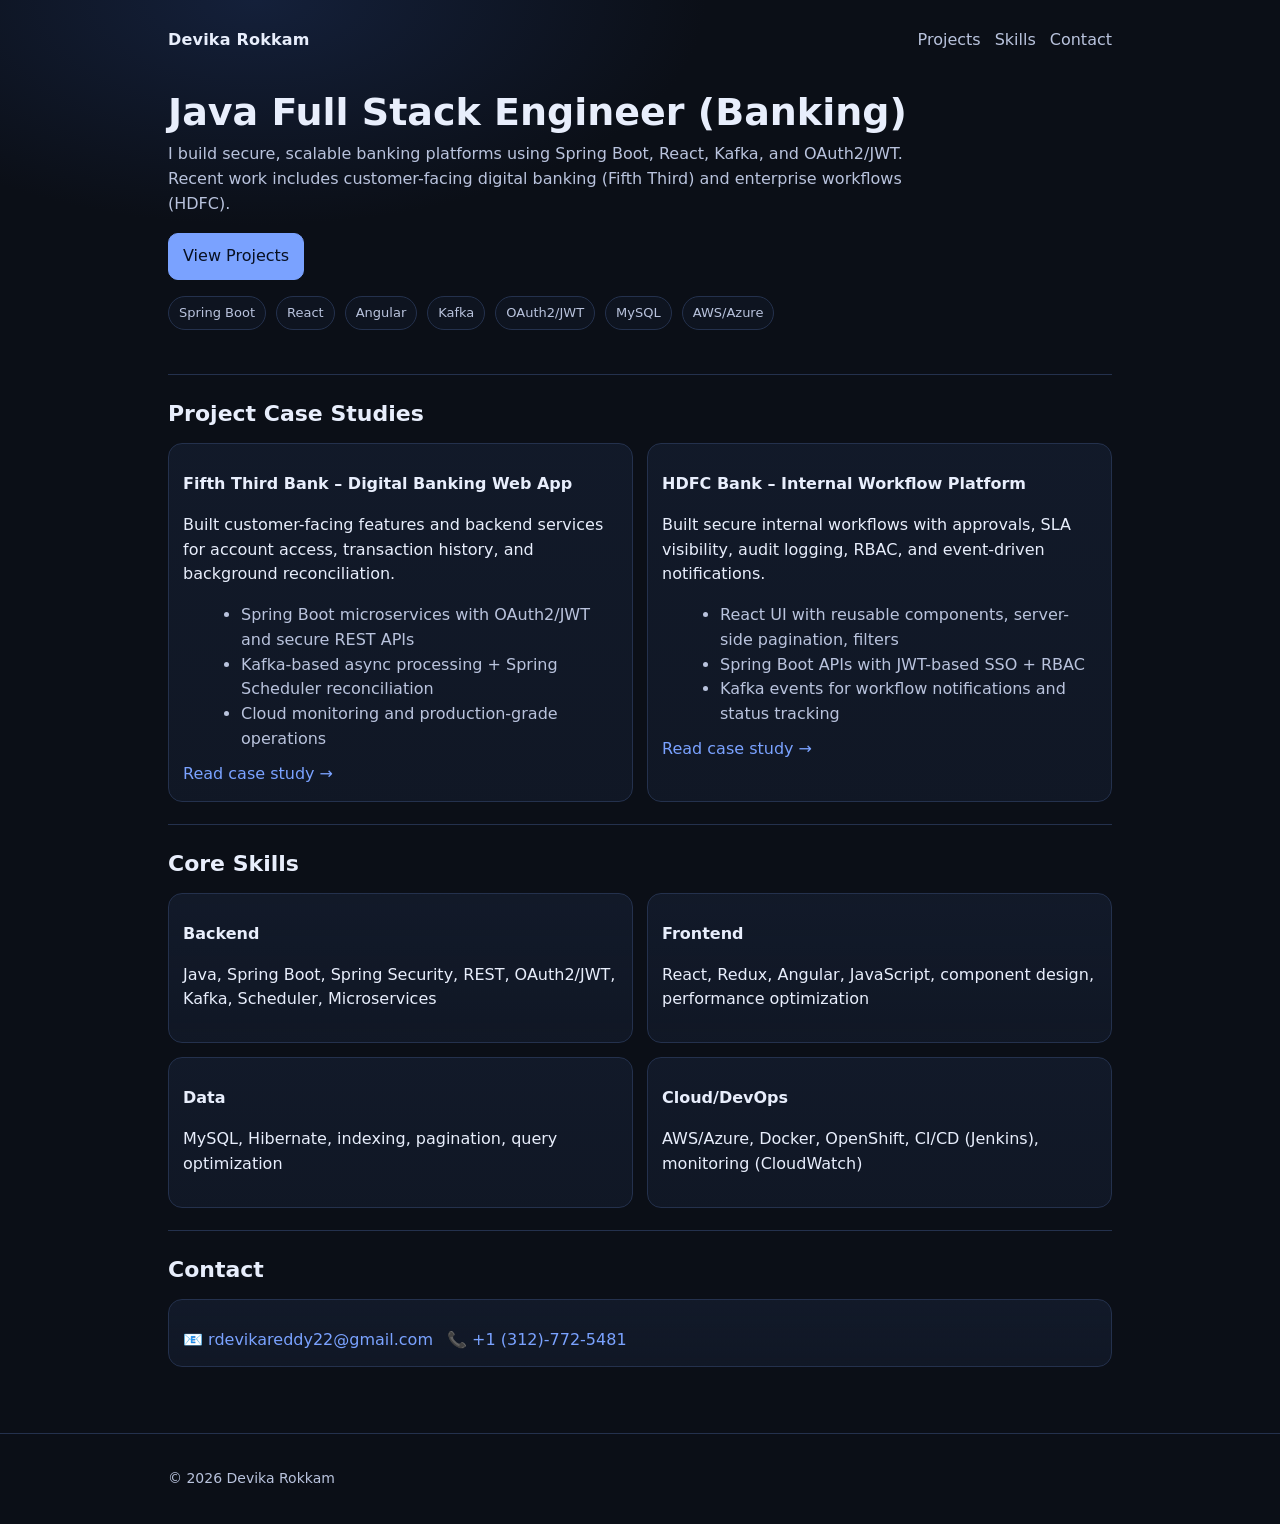
<file: index.html>
<!doctype html>
<html lang="en">
<head>
  <meta charset="utf-8" />
  <meta name="viewport" content="width=device-width, initial-scale=1" />
  <title>Devika Rokkam | Java Full Stack Engineer</title>
  <meta name="description" content="Banking-focused Java Full Stack Engineer (Spring Boot, React, Angular, Kafka, OAuth2/JWT). Case studies: HDFC and Fifth Third." />
  <link rel="stylesheet" href="style.css" />
</head>
<body>
  <header class="container">
    <nav class="nav">
      <a class="brand" href="index.html">Devika Rokkam</a>
      <div class="nav-links">
        <a href="#projects">Projects</a>
        <a href="#skills">Skills</a>
        <a href="#contact">Contact</a>
      </div>
    </nav>

    <section class="hero">
      <h1>Java Full Stack Engineer (Banking)</h1>
      <p class="sub">
        I build secure, scalable banking platforms using Spring Boot, React, Kafka, and OAuth2/JWT.
        Recent work includes customer-facing digital banking (Fifth Third) and enterprise workflows (HDFC).
      </p>

      <div class="cta">
        <a class="btn primary" href="#projects">View Projects</a>
      </div>

      <div class="quick">
        <span>Spring Boot</span><span>React</span><span>Angular</span><span>Kafka</span><span>OAuth2/JWT</span><span>MySQL</span><span>AWS/Azure</span>
      </div>
    </section>
  </header>

  <main class="container">
    <section id="projects" class="section">
      <h2>Project Case Studies</h2>
      <div class="grid">
        <article class="card">
          <h3>Fifth Third Bank – Digital Banking Web App</h3>
          <p>
            Built customer-facing features and backend services for account access, transaction history, and background reconciliation.
          </p>
          <ul class="bullets">
            <li>Spring Boot microservices with OAuth2/JWT and secure REST APIs</li>
            <li>Kafka-based async processing + Spring Scheduler reconciliation</li>
            <li>Cloud monitoring and production-grade operations</li>
          </ul>
          <a class="link" href="fifth-third.html">Read case study →</a>
        </article>
        <article class="card">
          <h3>HDFC Bank – Internal Workflow Platform</h3>
          <p>
            Built secure internal workflows with approvals, SLA visibility, audit logging, RBAC, and event-driven notifications.
          </p>
          <ul class="bullets">
            <li>React UI with reusable components, server-side pagination, filters</li>
            <li>Spring Boot APIs with JWT-based SSO + RBAC</li>
            <li>Kafka events for workflow notifications and status tracking</li>
          </ul>
          <a class="link" href="hdfc.html">Read case study →</a>
        </article>
      </div>
    </section>

    <section id="skills" class="section">
      <h2>Core Skills</h2>
      <div class="two-col">
        <div class="card">
          <h3>Backend</h3>
          <p>Java, Spring Boot, Spring Security, REST, OAuth2/JWT, Kafka, Scheduler, Microservices</p>
        </div>
        <div class="card">
          <h3>Frontend</h3>
          <p>React, Redux, Angular, JavaScript, component design, performance optimization</p>
        </div>
        <div class="card">
          <h3>Data</h3>
          <p>MySQL, Hibernate, indexing, pagination, query optimization</p>
        </div>
        <div class="card">
          <h3>Cloud/DevOps</h3>
          <p>AWS/Azure, Docker, OpenShift, CI/CD (Jenkins), monitoring (CloudWatch)</p>
        </div>
      </div>
    </section>

    <section id="contact" class="section">
      <h2>Contact</h2>
      <div class="card">
        <p class="small">
        </p>
        <div class="links">
          <a href="mailto:rdevikareddy22@gmail.com">📧 rdevikareddy22@gmail.com</a>
          <a href="call:+13127725481">📞 +1 (312)-772-5481</a>
        </div>
      </div>
    </section>
  </main>

  <footer class="footer">
    <div class="container small">© <span id="y"></span> Devika Rokkam</div>
  </footer>

  <script>
    document.getElementById("y").textContent = new Date().getFullYear();
  </script>
</body>
</html>
</file>
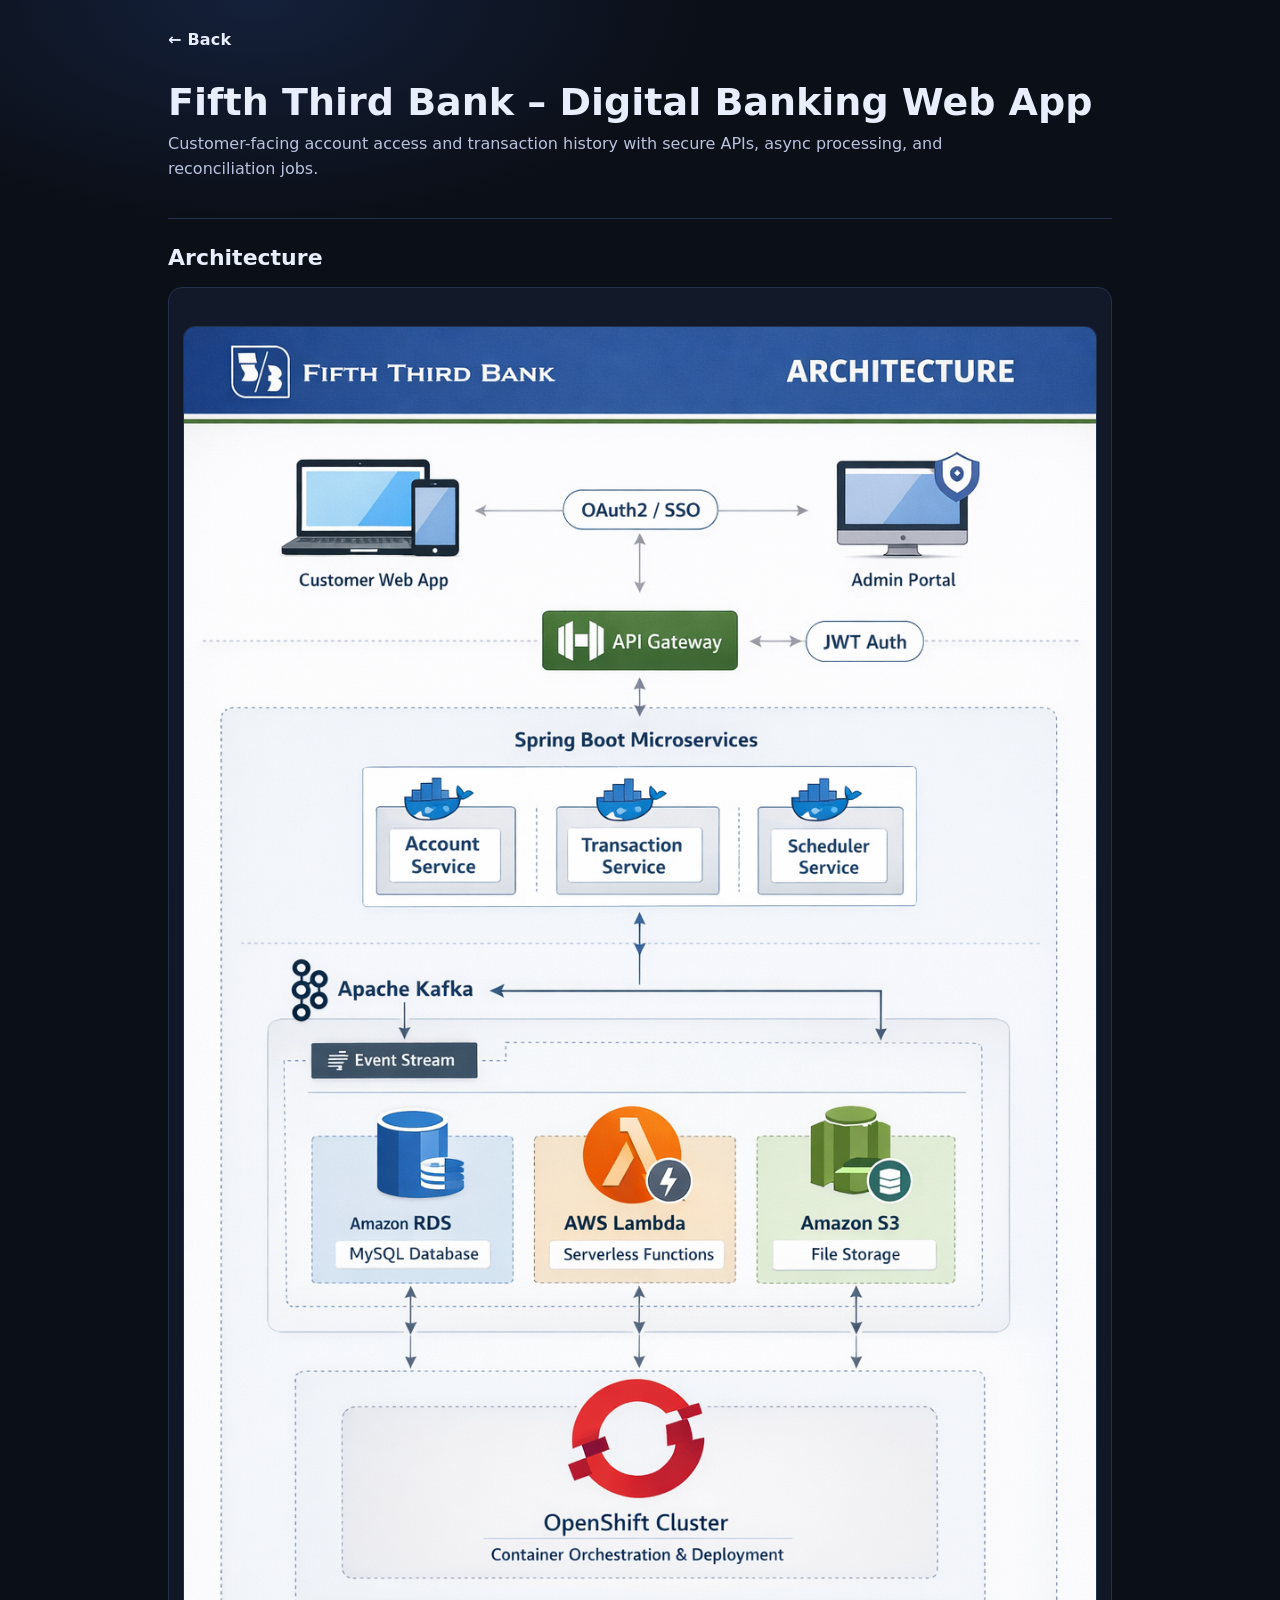
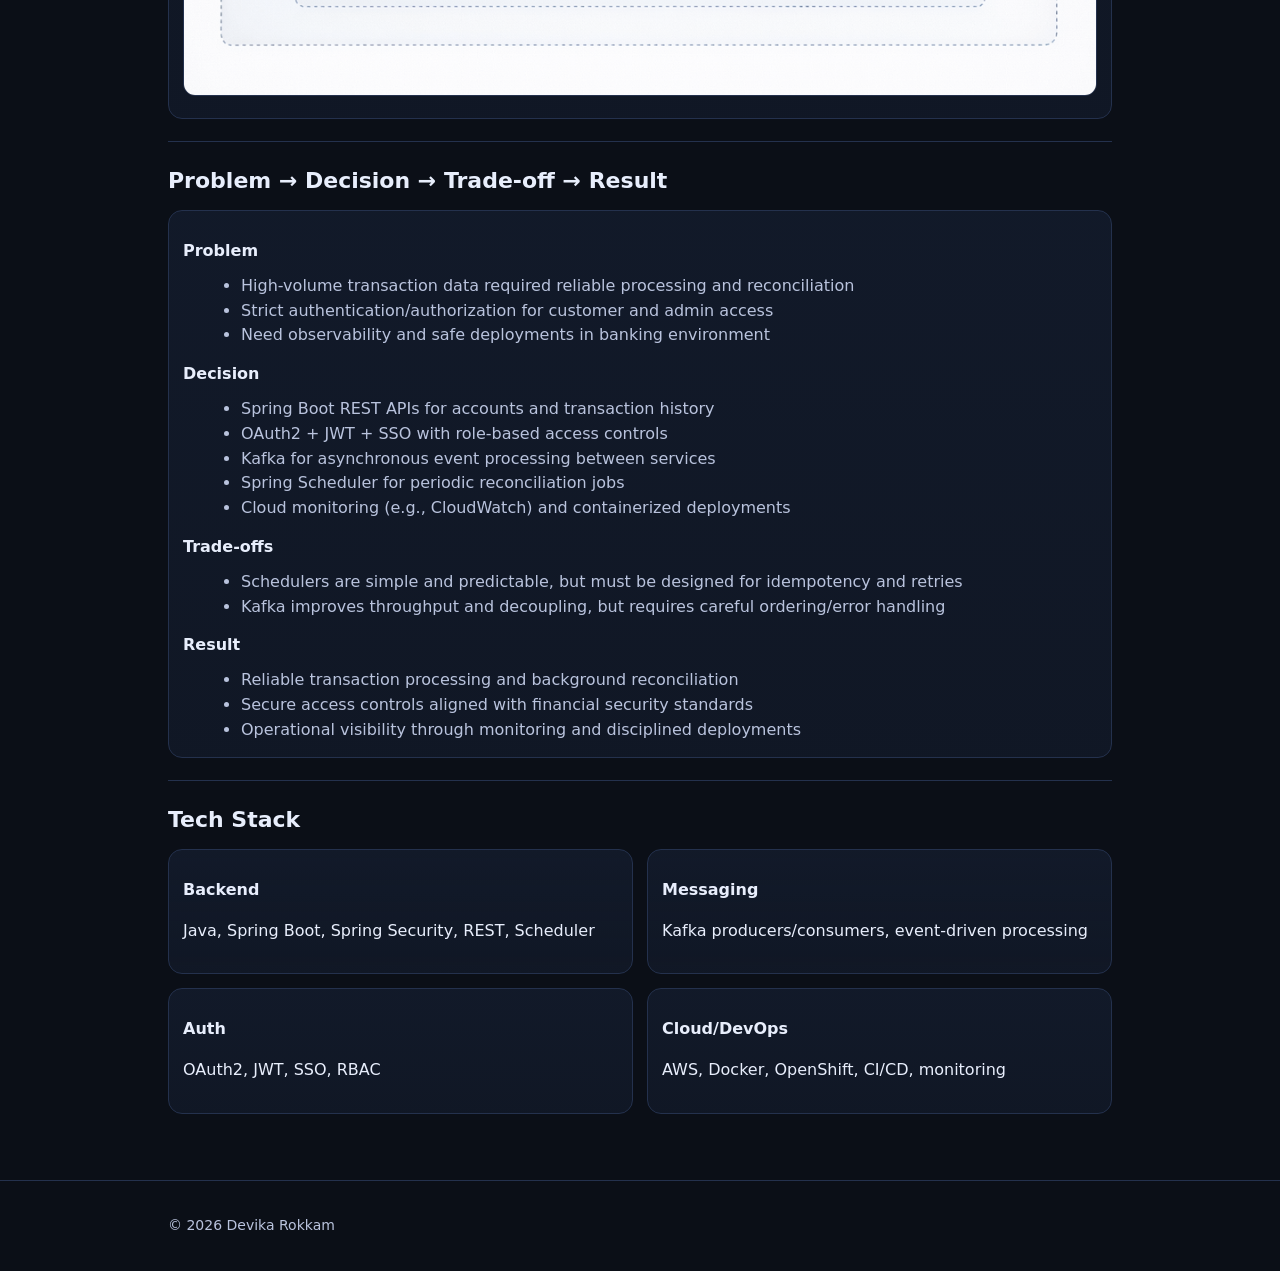
<file: fifth-third.html>
<!doctype html>
<html lang="en">
<head>
  <meta charset="utf-8" />
  <meta name="viewport" content="width=device-width, initial-scale=1" />
  <title>Fifth Third Case Study | Devika Rokkam</title>
  <link rel="stylesheet" href="style.css" />
</head>
<body>
  <header class="container">
    <nav class="nav">
      <a class="brand" href="index.html">← Back</a>
    </nav>

    <section class="hero slim">
      <h1>Fifth Third Bank – Digital Banking Web App</h1>
      <p class="sub">
        Customer-facing account access and transaction history with secure APIs, async processing, and reconciliation jobs.
      </p>
    </section>
  </header>

  <main class="container">
    <section class="section">
      <h2>Architecture</h2>
      <div class="card">
        <p class="small"></p>
        <img class="img" src="assets/fifththird-arch.png" alt="Fifth Third architecture diagram" />
      </div>
    </section>

    <section class="section">
      <h2>Problem → Decision → Trade-off → Result</h2>
      <div class="card">
        <h3>Problem</h3>
        <ul class="bullets">
          <li>High-volume transaction data required reliable processing and reconciliation</li>
          <li>Strict authentication/authorization for customer and admin access</li>
          <li>Need observability and safe deployments in banking environment</li>
        </ul>

        <h3>Decision</h3>
        <ul class="bullets">
          <li>Spring Boot REST APIs for accounts and transaction history</li>
          <li>OAuth2 + JWT + SSO with role-based access controls</li>
          <li>Kafka for asynchronous event processing between services</li>
          <li>Spring Scheduler for periodic reconciliation jobs</li>
          <li>Cloud monitoring (e.g., CloudWatch) and containerized deployments</li>
        </ul>

        <h3>Trade-offs</h3>
        <ul class="bullets">
          <li>Schedulers are simple and predictable, but must be designed for idempotency and retries</li>
          <li>Kafka improves throughput and decoupling, but requires careful ordering/error handling</li>
        </ul>

        <h3>Result</h3>
        <ul class="bullets">
          <li>Reliable transaction processing and background reconciliation</li>
          <li>Secure access controls aligned with financial security standards</li>
          <li>Operational visibility through monitoring and disciplined deployments</li>
        </ul>
      </div>
    </section>

    <section class="section">
      <h2>Tech Stack</h2>
      <div class="two-col">
        <div class="card"><h3>Backend</h3><p>Java, Spring Boot, Spring Security, REST, Scheduler</p></div>
        <div class="card"><h3>Messaging</h3><p>Kafka producers/consumers, event-driven processing</p></div>
        <div class="card"><h3>Auth</h3><p>OAuth2, JWT, SSO, RBAC</p></div>
        <div class="card"><h3>Cloud/DevOps</h3><p>AWS, Docker, OpenShift, CI/CD, monitoring</p></div>
      </div>
    </section>
  </main>

  <footer class="footer">
    <div class="container small">© <span id="y"></span> Devika Rokkam</div>
  </footer>

  <script>document.getElementById("y").textContent = new Date().getFullYear();</script>
</body>
</html>
</file>
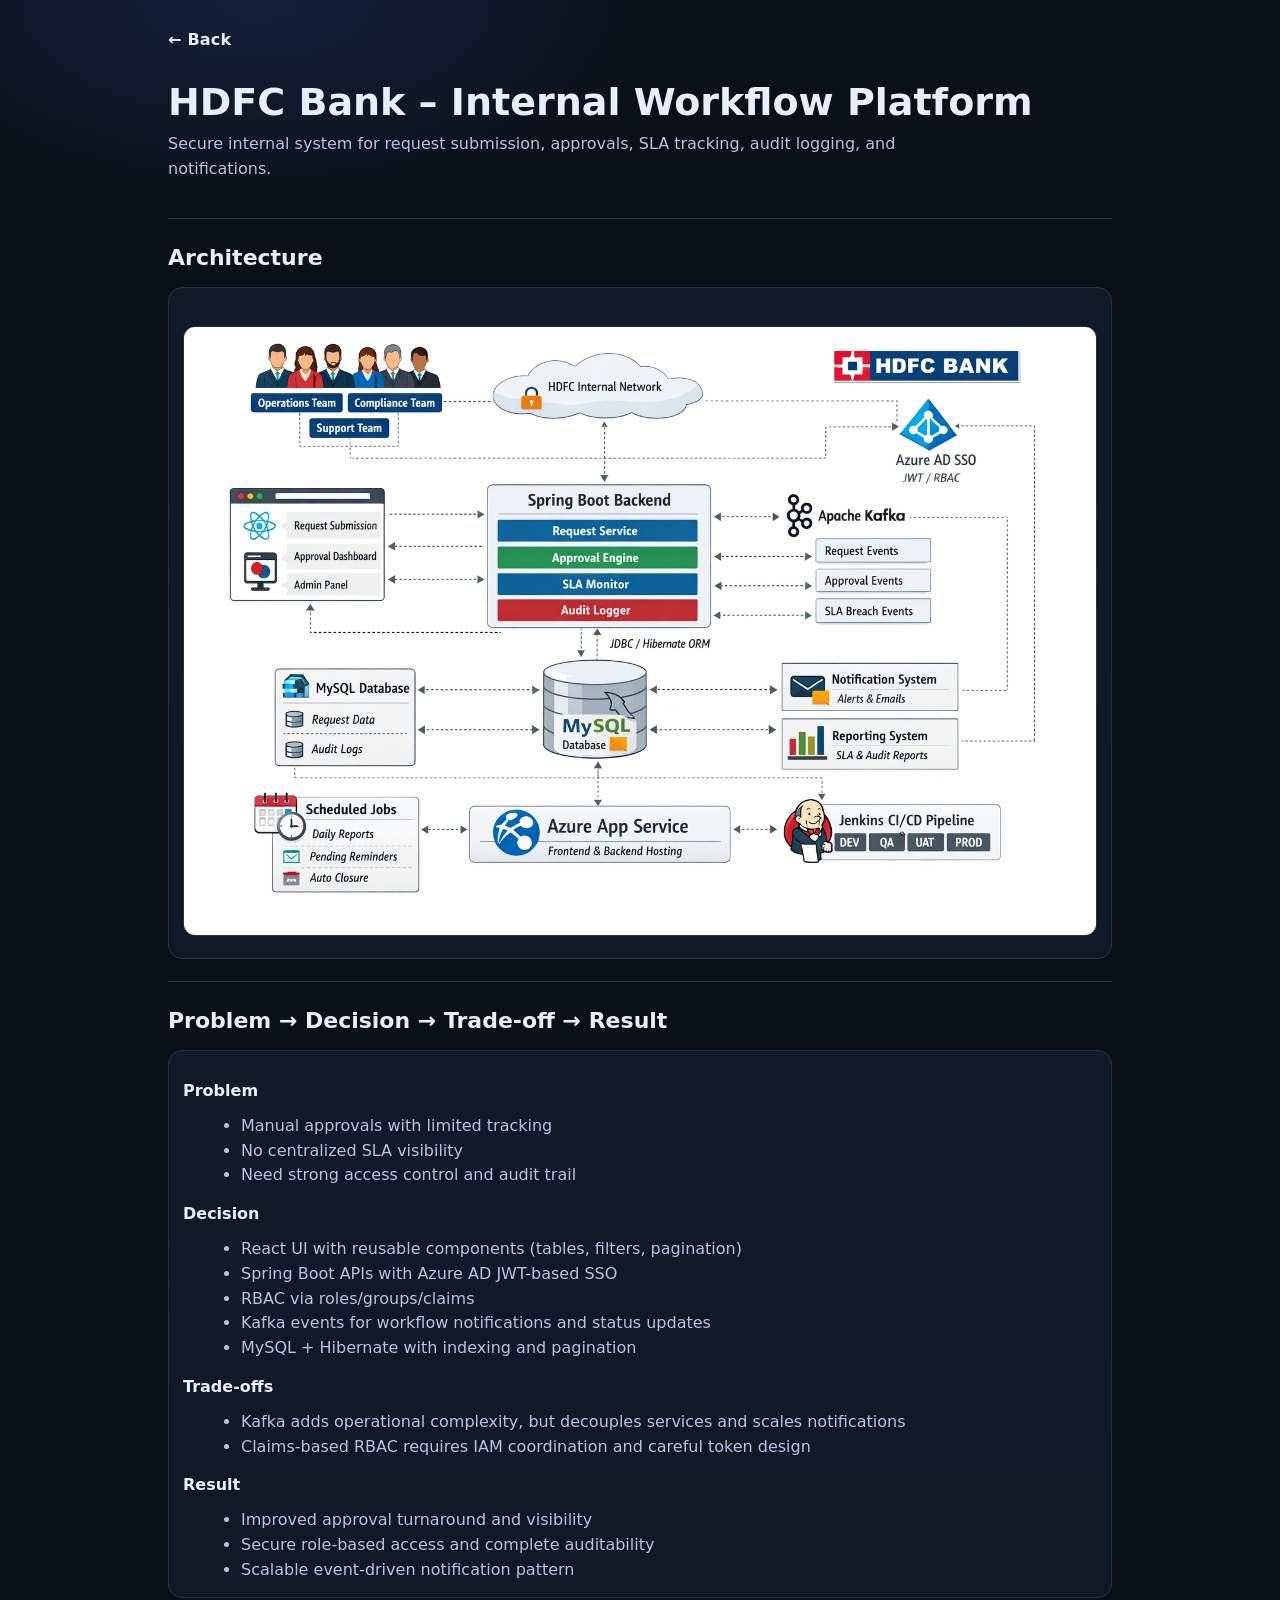
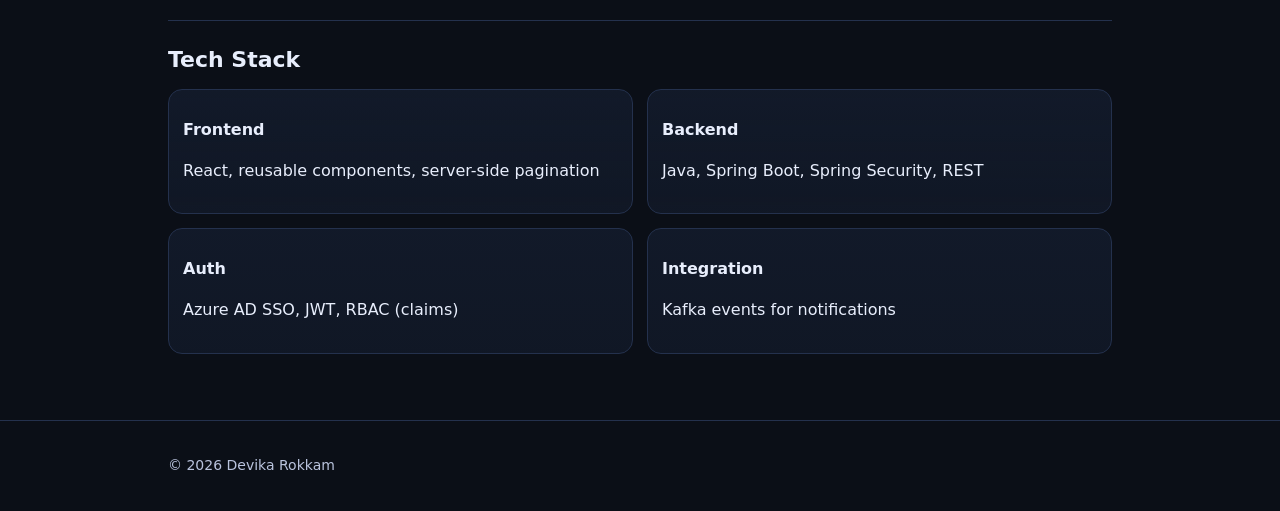
<file: hdfc.html>
<!doctype html>
<html lang="en">
<head>
  <meta charset="utf-8" />
  <meta name="viewport" content="width=device-width, initial-scale=1" />
  <title>HDFC Case Study | Devika Rokkam</title>
  <link rel="stylesheet" href="style.css" />
</head>
<body>
  <header class="container">
    <nav class="nav">
      <a class="brand" href="index.html">← Back</a>
    </nav>

    <section class="hero slim">
      <h1>HDFC Bank – Internal Workflow Platform</h1>
      <p class="sub">
        Secure internal system for request submission, approvals, SLA tracking, audit logging, and notifications.
      </p>
    </section>
  </header>

  <main class="container">
    <section class="section">
      <h2>Architecture</h2>
      <div class="card">
        <p class="small"></p>
        <img class="img" src="assets/hdfc-arch.png" alt="HDFC architecture diagram" />
      </div>
    </section>

    <section class="section">
      <h2>Problem → Decision → Trade-off → Result</h2>
      <div class="card">
        <h3>Problem</h3>
        <ul class="bullets">
          <li>Manual approvals with limited tracking</li>
          <li>No centralized SLA visibility</li>
          <li>Need strong access control and audit trail</li>
        </ul>

        <h3>Decision</h3>
        <ul class="bullets">
          <li>React UI with reusable components (tables, filters, pagination)</li>
          <li>Spring Boot APIs with Azure AD JWT-based SSO</li>
          <li>RBAC via roles/groups/claims</li>
          <li>Kafka events for workflow notifications and status updates</li>
          <li>MySQL + Hibernate with indexing and pagination</li>
        </ul>

        <h3>Trade-offs</h3>
        <ul class="bullets">
          <li>Kafka adds operational complexity, but decouples services and scales notifications</li>
          <li>Claims-based RBAC requires IAM coordination and careful token design</li>
        </ul>

        <h3>Result</h3>
        <ul class="bullets">
          <li>Improved approval turnaround and visibility</li>
          <li>Secure role-based access and complete auditability</li>
          <li>Scalable event-driven notification pattern</li>
        </ul>
      </div>
    </section>

    <section class="section">
      <h2>Tech Stack</h2>
      <div class="two-col">
        <div class="card"><h3>Frontend</h3><p>React, reusable components, server-side pagination</p></div>
        <div class="card"><h3>Backend</h3><p>Java, Spring Boot, Spring Security, REST</p></div>
        <div class="card"><h3>Auth</h3><p>Azure AD SSO, JWT, RBAC (claims)</p></div>
        <div class="card"><h3>Integration</h3><p>Kafka events for notifications</p></div>
      </div>
    </section>
  </main>

  <footer class="footer">
    <div class="container small">© <span id="y"></span> Devika Rokkam</div>
  </footer>

  <script>document.getElementById("y").textContent = new Date().getFullYear();</script>
</body>
</html>
</file>
<file: style.css>
:root{
  --bg:#0b0f17;
  --card:#121a2a;
  --text:#e8eefc;
  --muted:#b9c3dd;
  --line:#24314d;
  --accent:#7aa2ff;
}

*{box-sizing:border-box}
body{
  margin:0;
  font-family: ui-sans-serif, system-ui, -apple-system, Segoe UI, Roboto, Arial;
  background: radial-gradient(1000px 500px at 20% 0%, #14203a 0%, var(--bg) 45%);
  color:var(--text);
  line-height:1.55;
}
a{color:inherit;text-decoration:none}
.container{max-width:980px;margin:0 auto;padding:18px}
.section{padding:22px 0;border-top:1px solid var(--line)}
.small{color:var(--muted);font-size:14px}

.nav{
  display:flex;align-items:center;justify-content:space-between;
  padding:10px 0;
}
.brand{font-weight:700;letter-spacing:0.2px}
.nav-links{display:flex;gap:14px;flex-wrap:wrap}
.nav-links a{color:var(--muted)}
.nav-links a:hover{color:var(--text)}

.hero{padding:28px 0 8px}
.hero.slim{padding:18px 0 0}
h1{margin:0 0 8px;font-size:38px;line-height:1.15}
h2{margin:0 0 12px;font-size:22px}
h3{margin:14px 0 8px;font-size:16px;color:var(--text)}
.sub{margin:0;color:var(--muted);max-width:780px}

.cta{display:flex;gap:10px;margin:16px 0;flex-wrap:wrap}
.btn{
  border:1px solid var(--line);
  padding:10px 14px;border-radius:10px;
  background:transparent;color:var(--text);
}
.btn:hover{border-color:#34508a}
.btn.primary{background:var(--accent);border-color:var(--accent);color:#081022}
.btn.primary:hover{filter:brightness(1.05)}

.quick{display:flex;gap:10px;flex-wrap:wrap;margin:14px 0 0}
.quick span{
  font-size:13px;color:var(--muted);
  border:1px solid var(--line);
  padding:6px 10px;border-radius:999px;
  background:rgba(18,26,42,0.5);
}

.grid{display:grid;grid-template-columns:1fr;gap:14px}
@media(min-width:860px){.grid{grid-template-columns:1fr 1fr}}
.two-col{display:grid;grid-template-columns:1fr;gap:14px}
@media(min-width:860px){.two-col{grid-template-columns:1fr 1fr}}

.card{
  background:linear-gradient(180deg, rgba(18,26,42,0.95), rgba(18,26,42,0.75));
  border:1px solid var(--line);
  border-radius:14px;
  padding:14px;
}
.bullets{margin:10px 0 0 18px;color:var(--muted)}
.link{display:inline-block;margin-top:10px;color:var(--accent)}
.link:hover{text-decoration:underline}

.links{display:flex;gap:14px;flex-wrap:wrap}
.links a{color:var(--accent)}
.links a:hover{text-decoration:underline}

.img{
  width:100%;
  border:1px solid var(--line);
  border-radius:12px;
  margin-top:10px;
}

.footer{border-top:1px solid var(--line);padding:16px 0;margin-top:26px}
</file>
